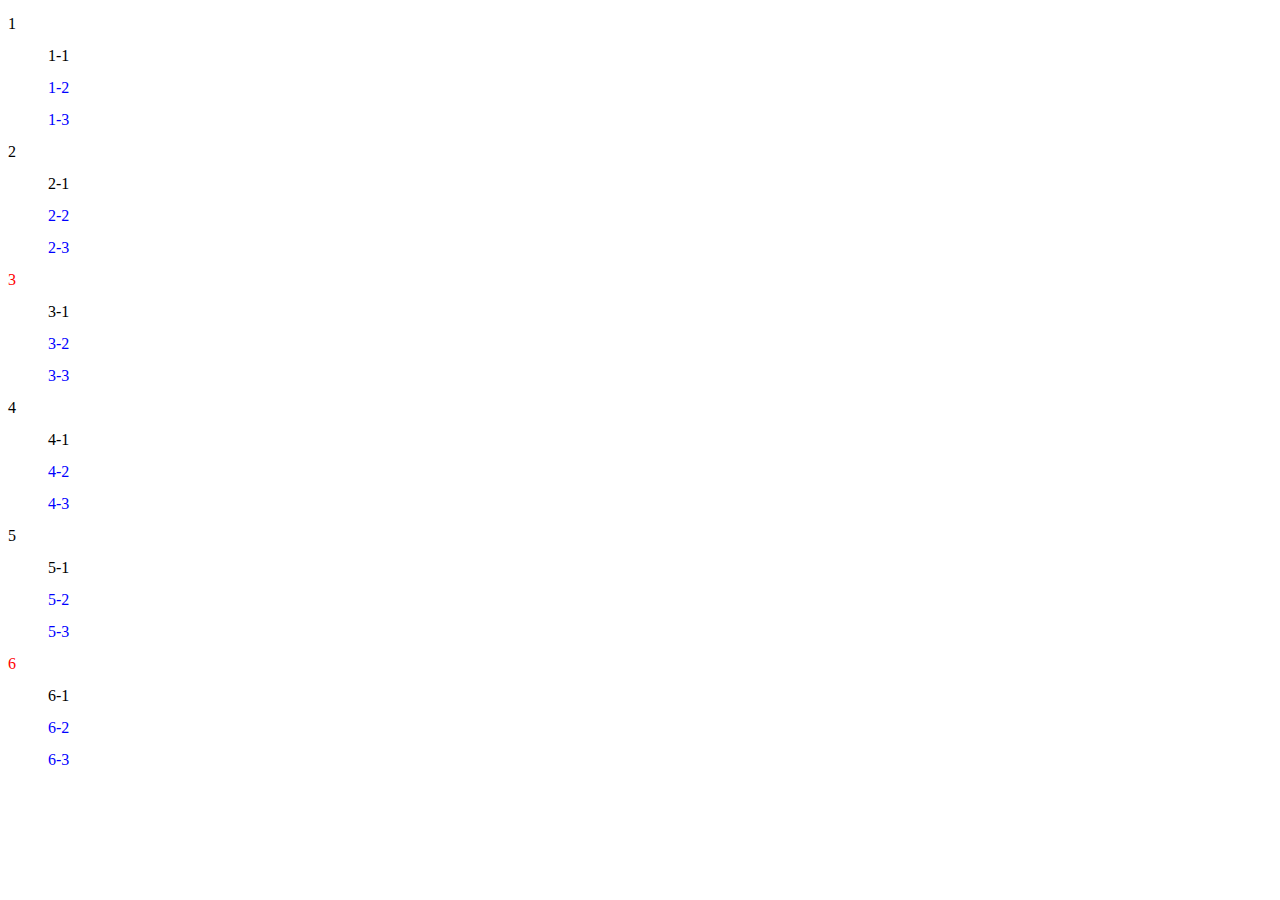
<file: 02/index.html>
<!DOCTYPE html>
<html lang="en">
<head>
    <meta charset="UTF-8">
    <meta http-equiv="X-UA-Compatible" content="IE=edge">
    <meta name="viewport" content="width=device-width, initial-scale=1.0">
    <title>Document</title>
    <link rel="stylesheet" href="style.css">
</head>
<body>
    <div>
        <p class="number__parent">1</p>
        <div>
            <p class="number__child">1-1</p>
            <p class="number__child">1-2</p>
            <p class="number__child">1-3</p>
        </div>
        <p class="number__parent">2</p>
        <div>
            <p class="number__child">2-1</p>
            <p class="number__child">2-2</p>
            <p class="number__child">2-3</p>
        </div>
        <p class="number__parent">3</p>
        <div>
            <p class="number__child">3-1</p>
            <p class="number__child">3-2</p>
            <p class="number__child">3-3</p>
        </div>
        <p class="number__parent">4</p>
        <div>
            <p class="number__child">4-1</p>
            <p class="number__child">4-2</p>
            <p class="number__child">4-3</p>
        </div>
        <p class="number__parent">5</p>
        <div>
            <p class="number__child">5-1</p>
            <p class="number__child">5-2</p>
            <p class="number__child">5-3</p>
        </div>
        <p class="number__parent">6</p>
        <div>
            <p class="number__child">6-1</p>
            <p class="number__child">6-2</p>
            <p class="number__child">6-3</p>
        </div>
    </div>
    
</body>
</html>
</file>
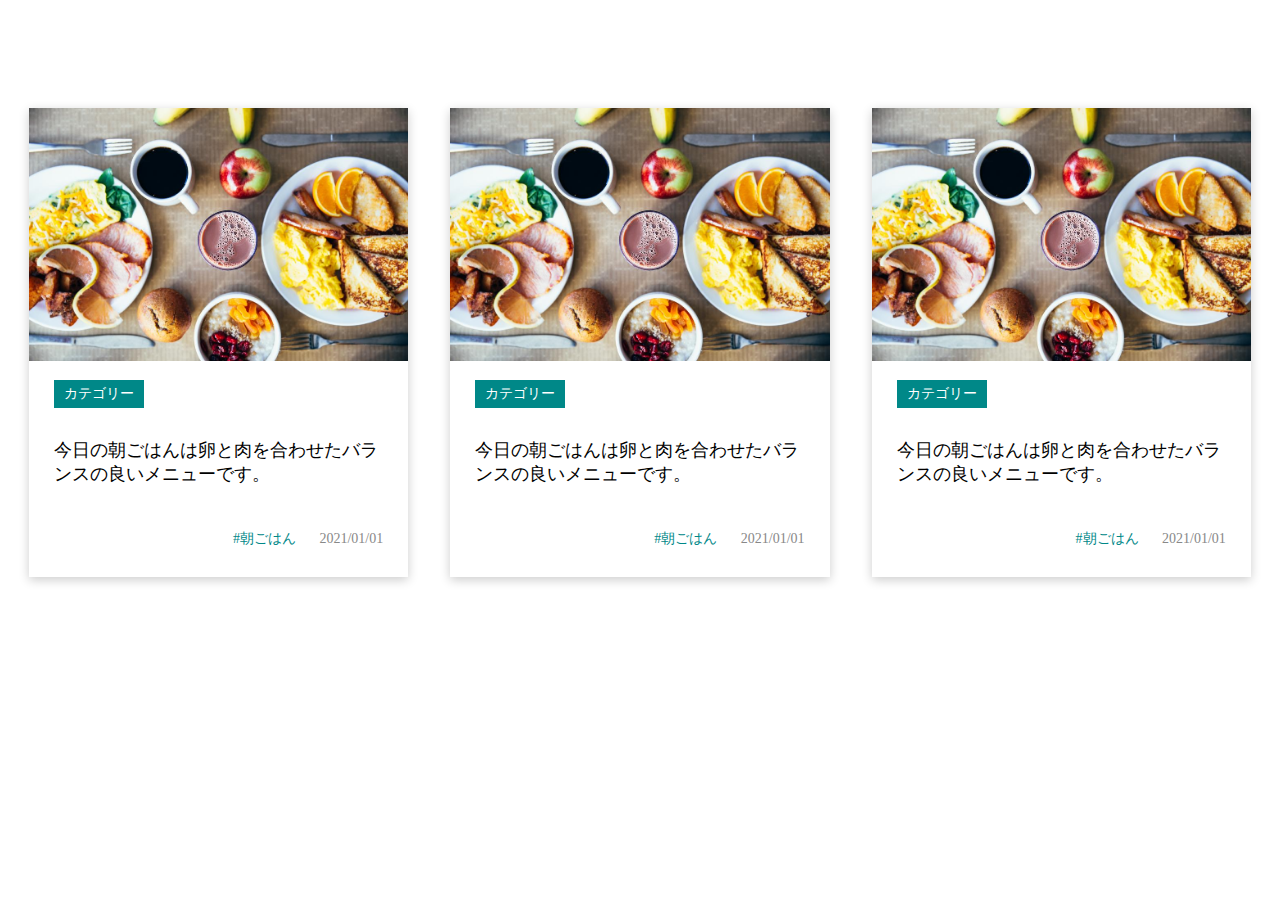
<file: flex/index.html>
<!DOCTYPE html>
<html lang="en">
<head>
    <meta charset="UTF-8">
    <meta http-equiv="X-UA-Compatible" content="IE=edge">
    <meta name="viewport" content="width=device-width, initial-scale=1.0">
    <title>Document</title>
    <link rel="stylesheet" href="style.css">
</head>
<body>
    <div class="parent">
    <div class="card">
        <div class="card__img">
            <img src="img/card.jpg" alt="">
        </div>
        <div class="card__content">
            <div class="card__content-cat">カテゴリー</div>
            <h2 class="card__content-ttl">今日の朝ごはんは卵と肉を合わせたバランスの良いメニューです。</h2>
            <div class="card__content-tag">
                <p class="card__content-tag-item">#朝ごはん</p>
                <p class="card__content-tag-item card__content-tag-item--last">2021/01/01</p>
            </div>
        </div>
    </div>
    <div class="card">
        <div class="card__img">
            <img src="img/card.jpg" alt="">
        </div>
        <div class="card__content">
            <div class="card__content-cat">カテゴリー</div>
            <h2 class="card__content-ttl">今日の朝ごはんは卵と肉を合わせたバランスの良いメニューです。</h2>
            <div class="card__content-tag">
                <p class="card__content-tag-item">#朝ごはん</p>
                <p class="card__content-tag-item card__content-tag-item--last">2021/01/01</p>
            </div>
        </div>
    </div>
    <div class="card">
        <div class="card__img">
            <img src="img/card.jpg" alt="">
        </div>
        <div class="card__content">
            <div class="card__content-cat">カテゴリー</div>
            <h2 class="card__content-ttl">今日の朝ごはんは卵と肉を合わせたバランスの良いメニューです。</h2>
            <div class="card__content-tag">
                <p class="card__content-tag-item">#朝ごはん</p>
                <p class="card__content-tag-item card__content-tag-item--last">2021/01/01</p>
            </div>
        </div>
    </div>
    </div>
</body>
</html>
</file>
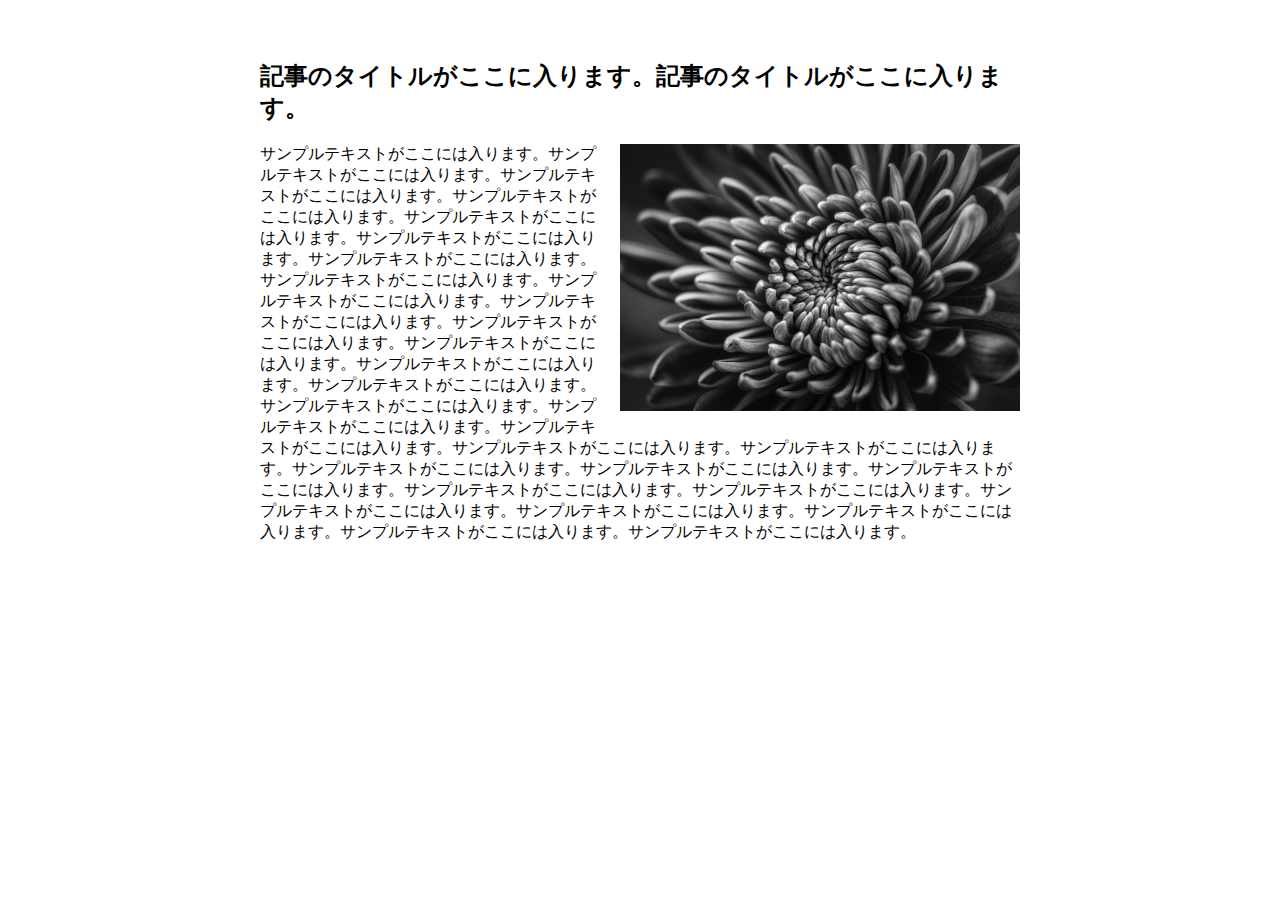
<file: float/index.html>
<!DOCTYPE html>
<html lang="en">
<head>
    <meta charset="UTF-8">
    <meta http-equiv="X-UA-Compatible" content="IE=edge">
    <meta name="viewport" content="width=device-width, initial-scale=1.0">
    <title>Document</title>
    <link rel="stylesheet" href="style.css">
</head>
<body>
    <div class="float">
        <h2>記事のタイトルがここに入ります。記事のタイトルがここに入ります。</h2>
        <div class="float__img">
            <img src="img/about.jpeg" alt="image">
        </div>
        <p>サンプルテキストがここには入ります。サンプルテキストがここには入ります。サンプルテキストがここには入ります。サンプルテキストがここには入ります。サンプルテキストがここには入ります。サンプルテキストがここには入ります。サンプルテキストがここには入ります。サンプルテキストがここには入ります。サンプルテキストがここには入ります。サンプルテキストがここには入ります。サンプルテキストがここには入ります。サンプルテキストがここには入ります。サンプルテキストがここには入ります。サンプルテキストがここには入ります。サンプルテキストがここには入ります。サンプルテキストがここには入ります。サンプルテキストがここには入ります。サンプルテキストがここには入ります。サンプルテキストがここには入ります。サンプルテキストがここには入ります。サンプルテキストがここには入ります。サンプルテキストがここには入ります。サンプルテキストがここには入ります。サンプルテキストがここには入ります。サンプルテキストがここには入ります。サンプルテキストがここには入ります。サンプルテキストがここには入ります。サンプルテキストがここには入ります。サンプルテキストがここには入ります。</p>
    </div>
    
</body>
</html>
</file>
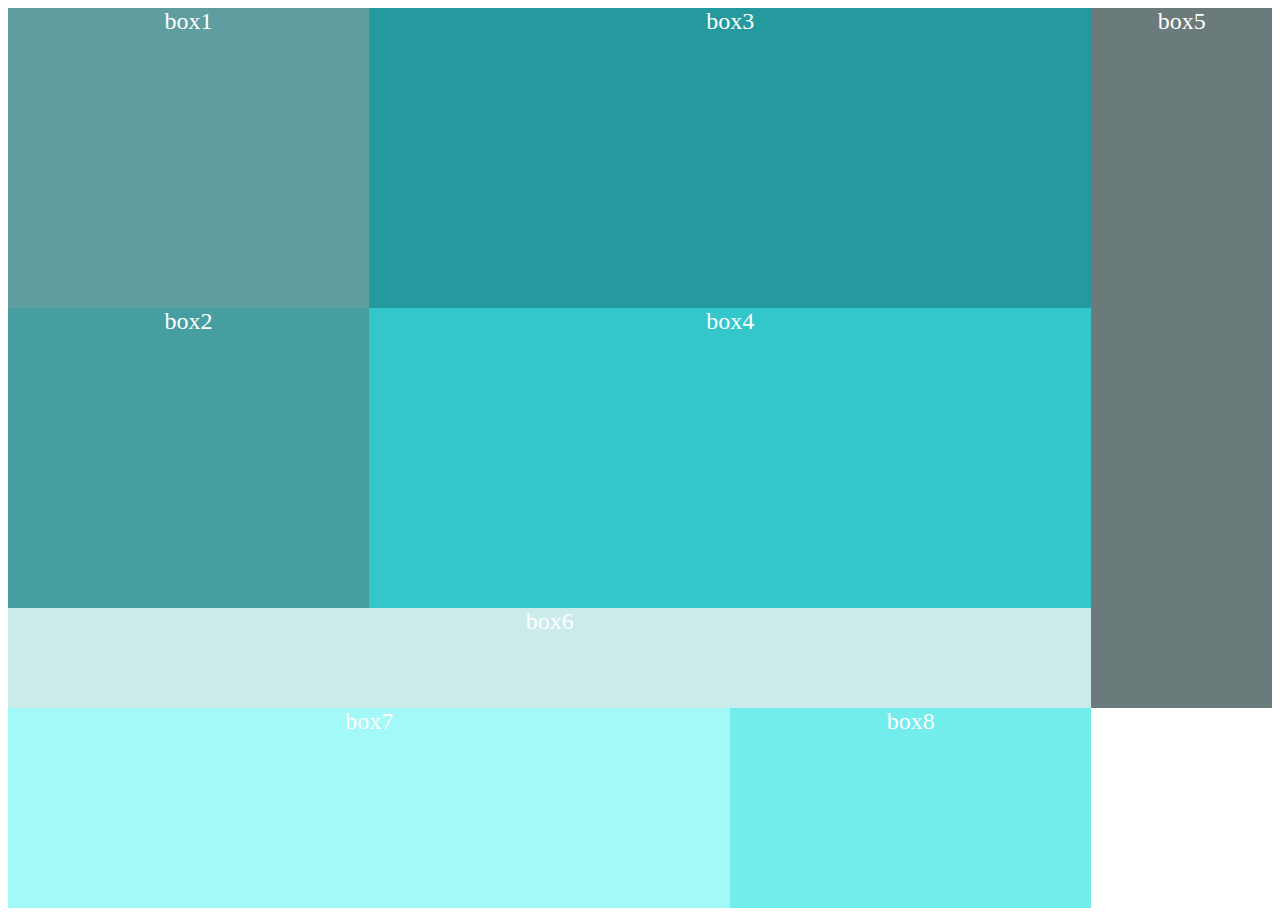
<file: grid/index.html>
<!DOCTYPE html>
<html lang="en">
<head>
    <meta charset="UTF-8">
    <meta http-equiv="X-UA-Compatible" content="IE=edge">
    <meta name="viewport" content="width=device-width, initial-scale=1.0">
    <title>Document</title>
    <link rel="stylesheet" href="style.css">
</head>
<body>
    <div class="grid">
        <div class="box1">box1</div>
        <div class="box2">box2</div>
        <div class="box3">box3</div>
        <div class="box4">box4</div>
        <div class="box5">box5</div>
        <div class="box6">box6</div>
        <div class="box7">box7</div>
        <div class="box8">box8</div>
    </div>
</body>
</html>
</file>
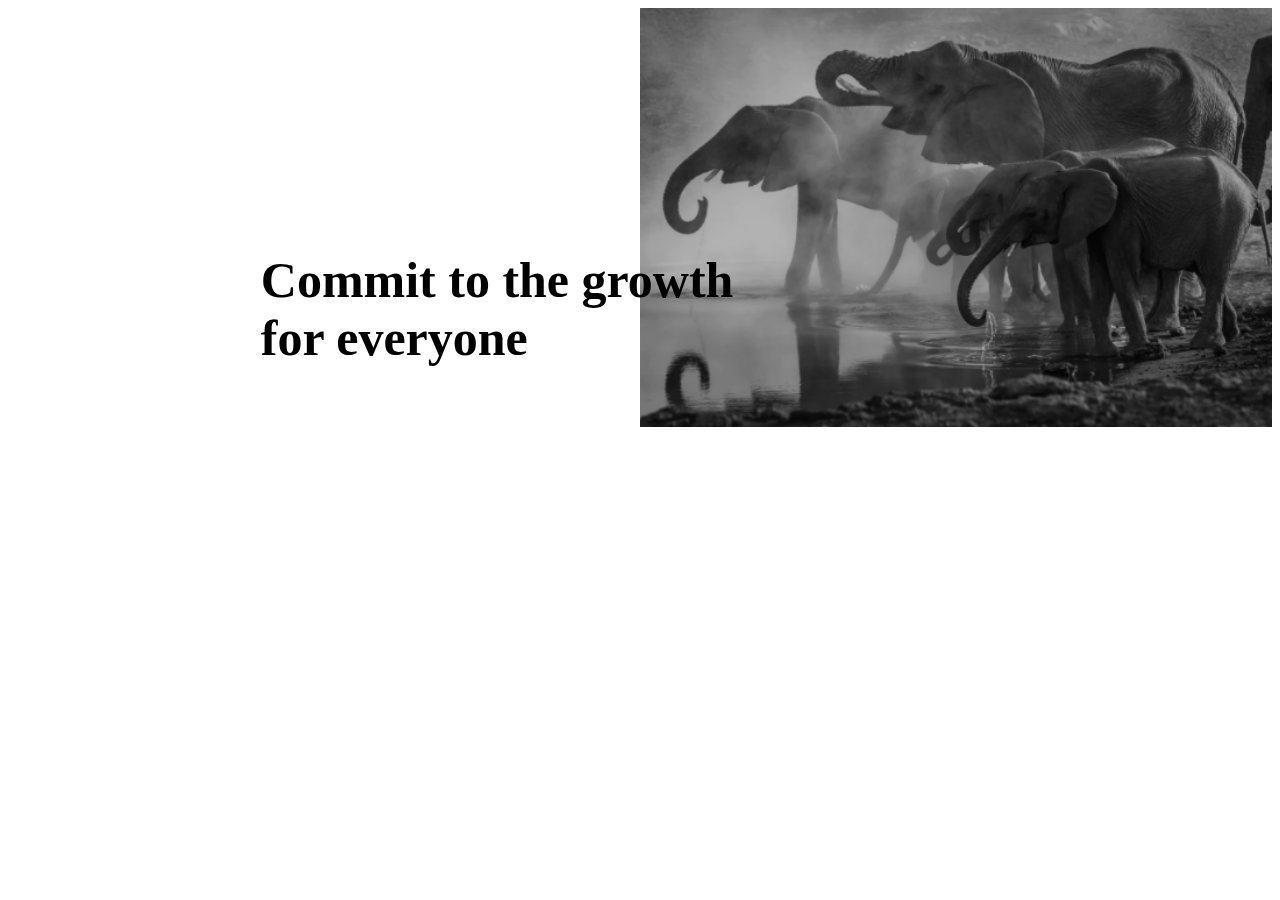
<file: position/index.html>
<!DOCTYPE html>
<html lang="en">
<head>
    <meta charset="UTF-8">
    <meta http-equiv="X-UA-Compatible" content="IE=edge">
    <meta name="viewport" content="width=device-width, initial-scale=1.0">
    <title>Document</title>
    <link rel="stylesheet" href="style.css">
</head>
<body>
    <div class="relative">
        <img class="relative__img" src="img/elephant.png" alt="">
        <h1 class="absolute">Commit to the growth <br>for everyone</h1>
    </div>
</body>
</html>
</file>
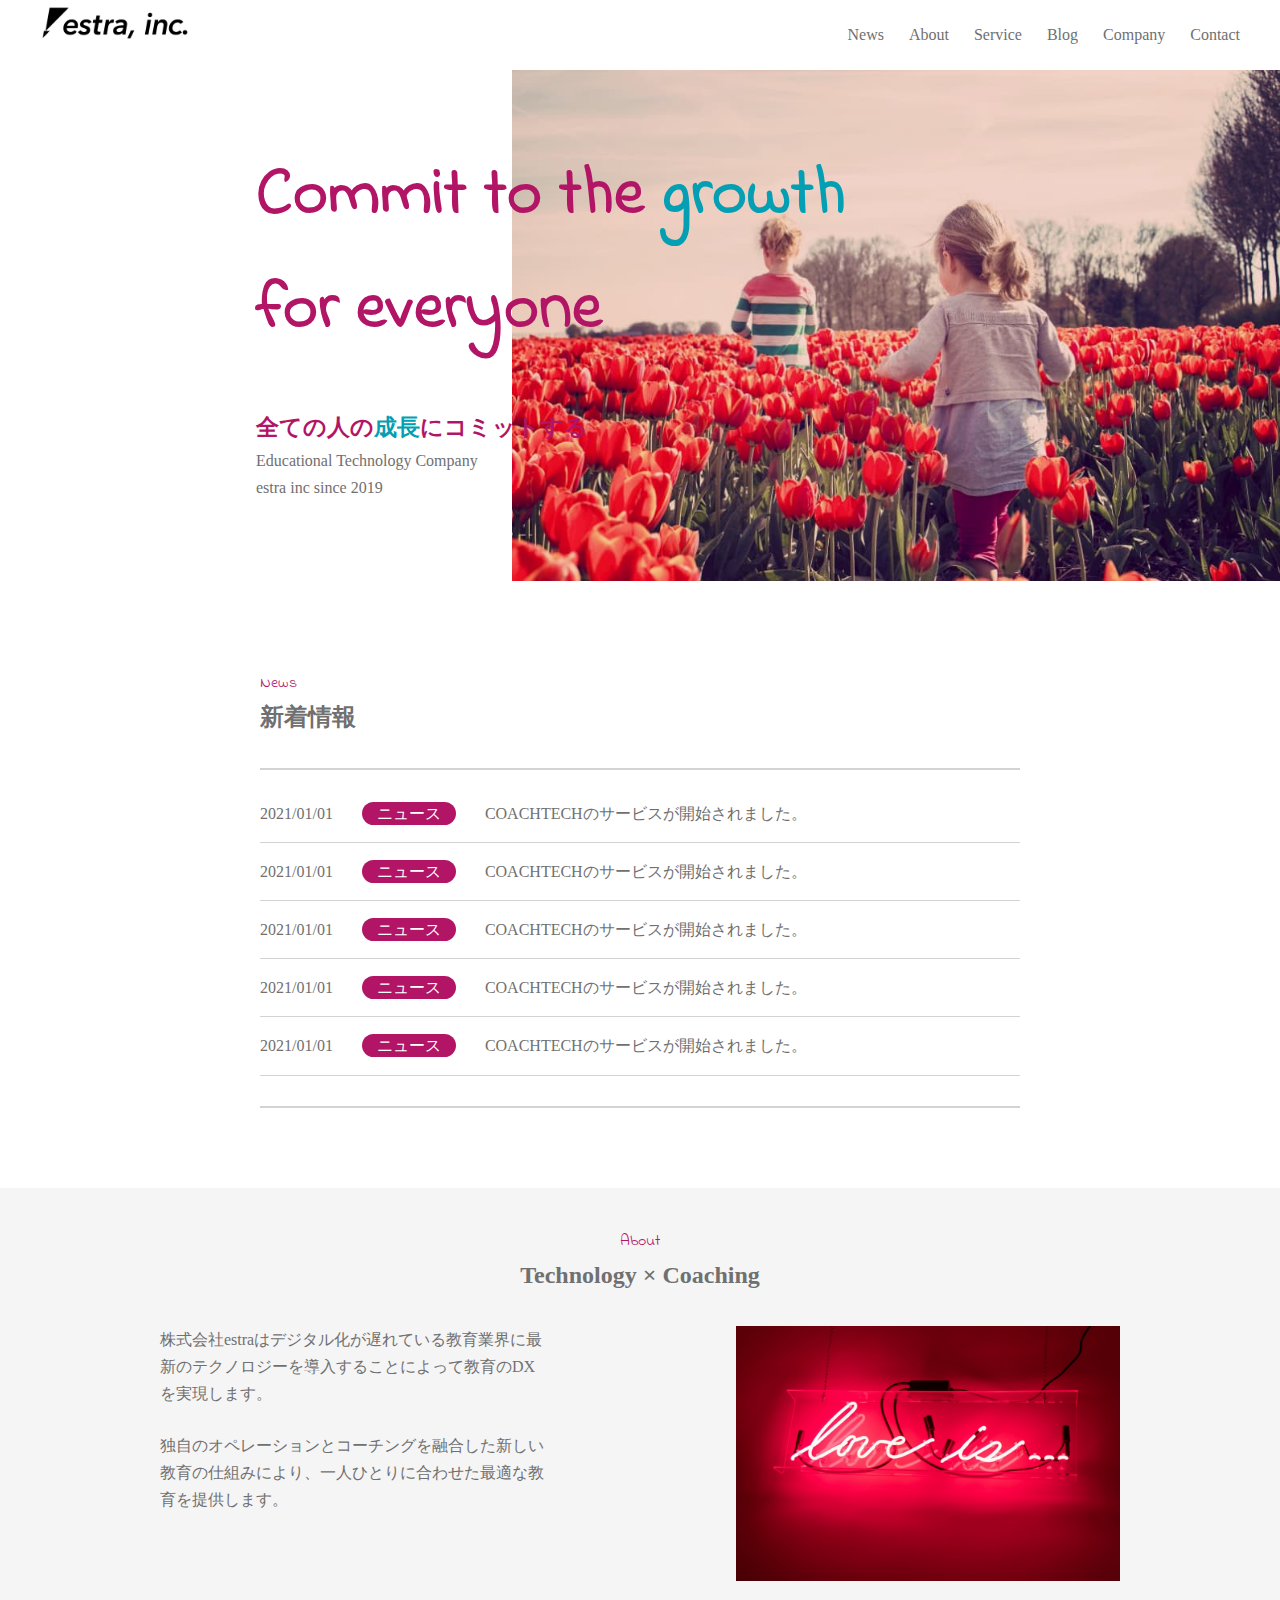
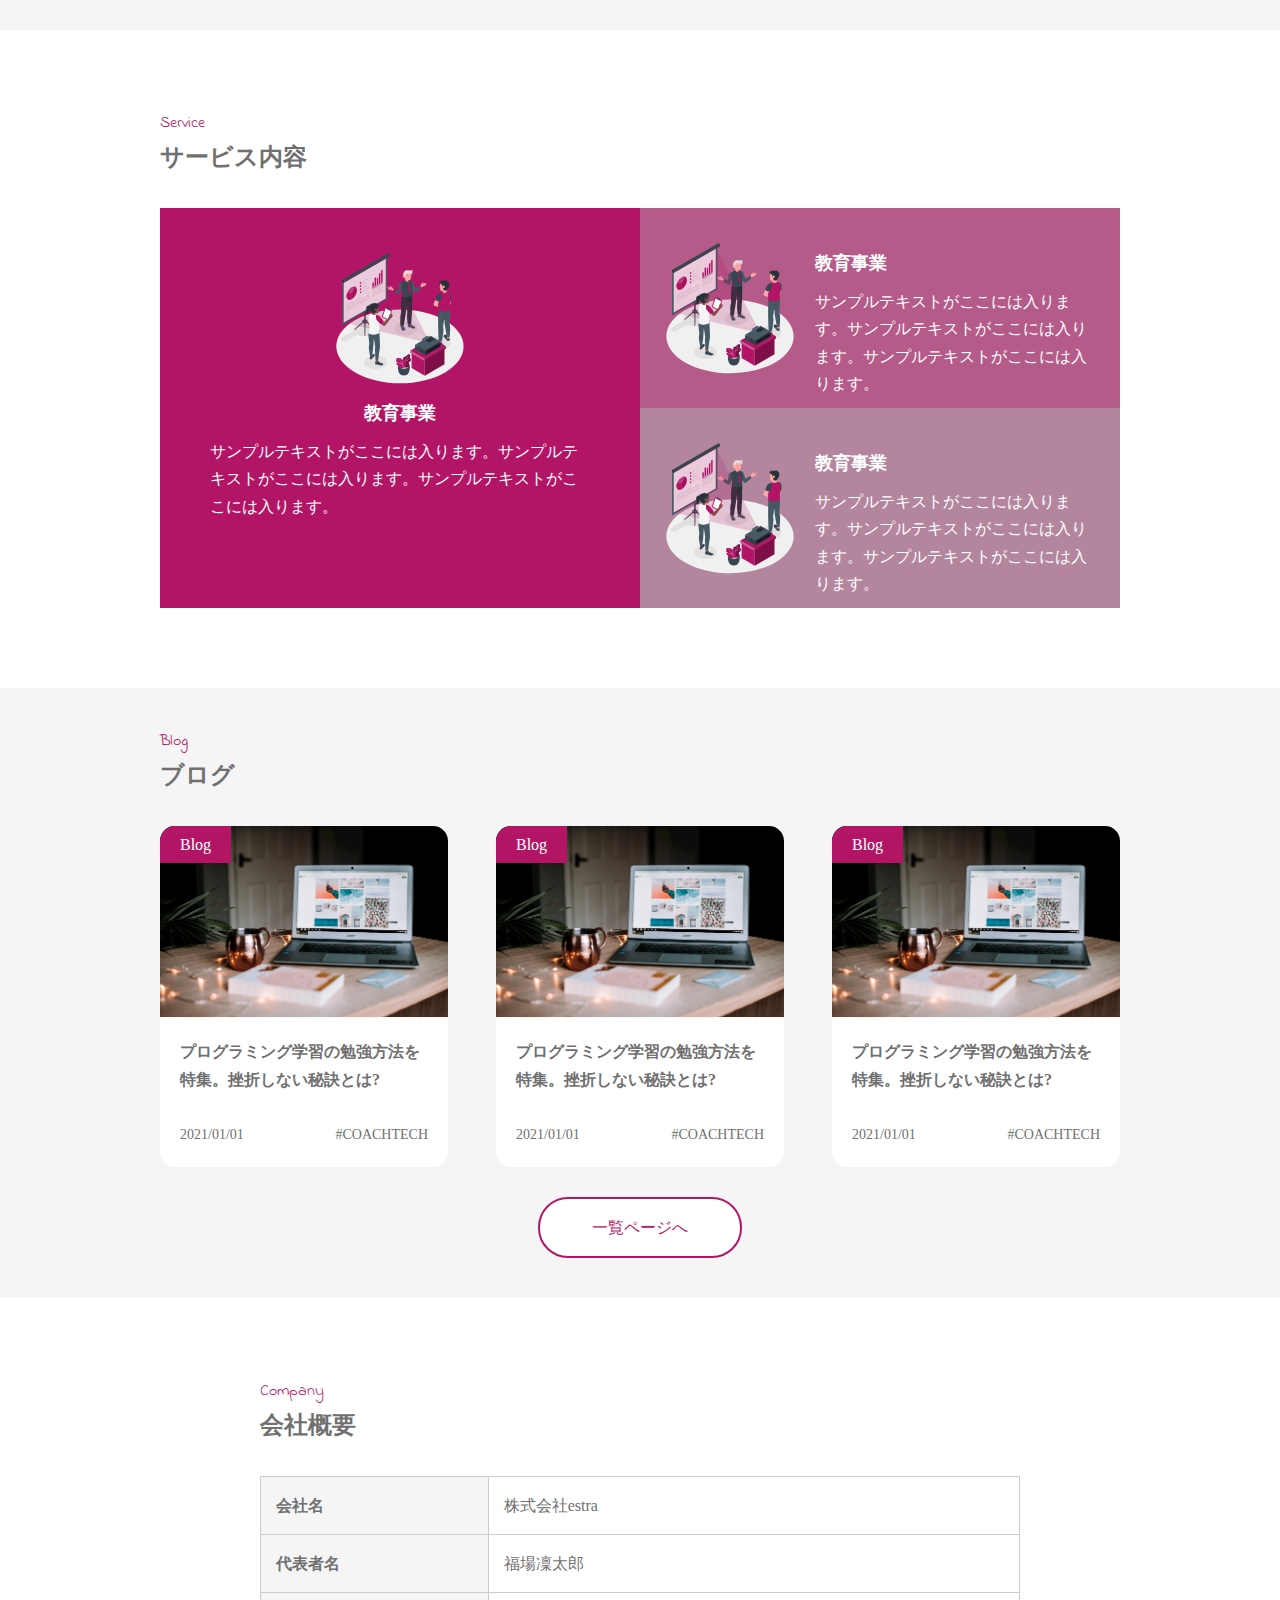
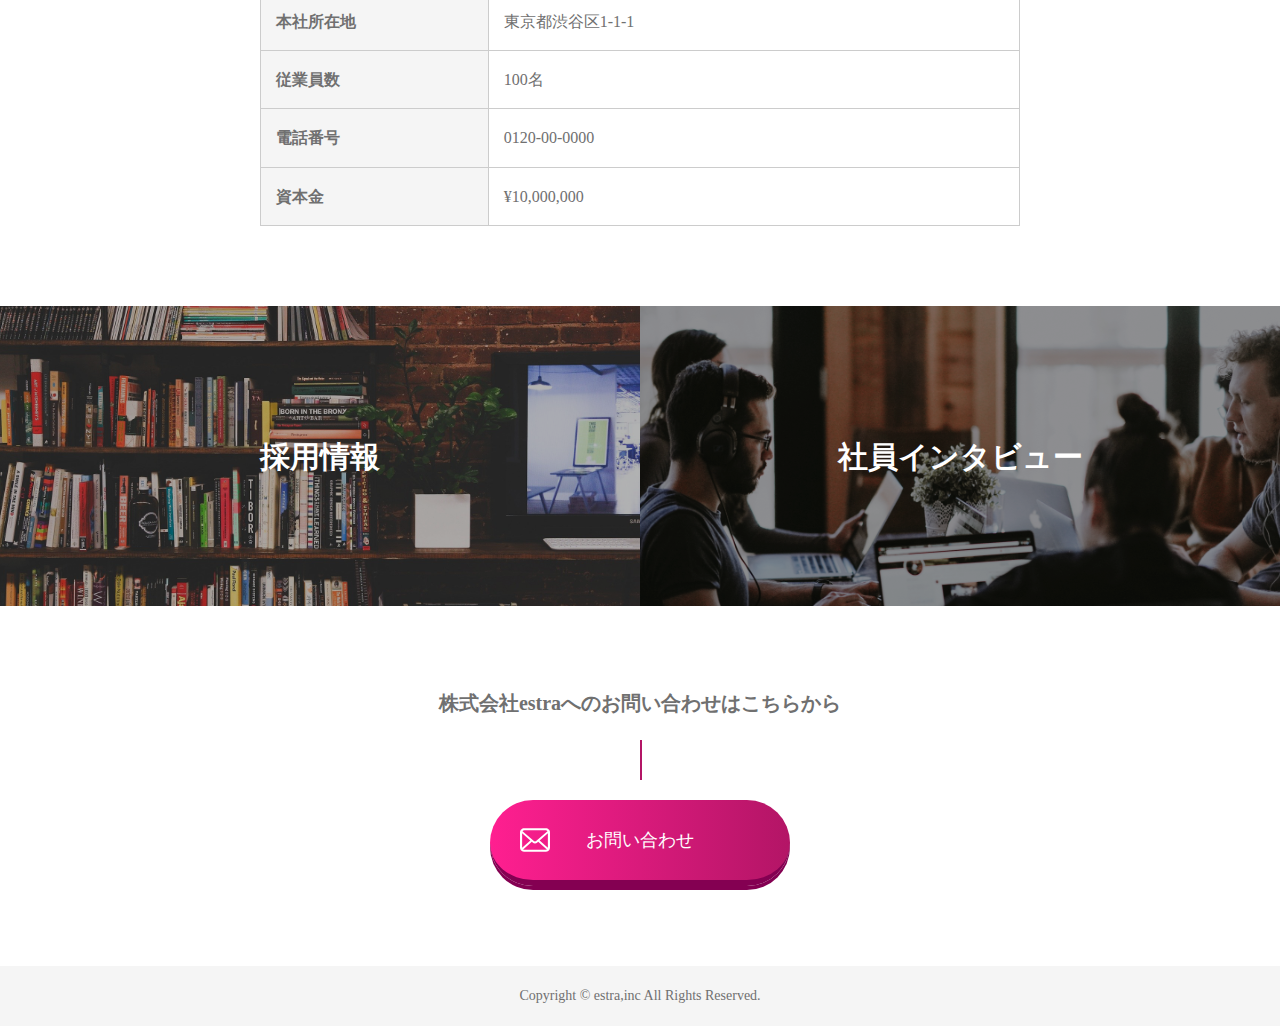
<file: test-answer/静的Webデザイン演習問題/index.html>
<!DOCTYPE html>
<html lang="jp">
<head>
    <meta charset="UTF-8">
    <meta name="viewport" content="width=device-width, initial-scale=1.0">
    <link rel="stylesheet" href="css/reset.css">
    <link rel="stylesheet" href="css/style.css">
    <title>CSS演習問題</title>
    <link rel="preconnect" href="https://fonts.gstatic.com">
    <link href="https://fonts.googleapis.com/css2?family=Indie+Flower&display=swap" rel="stylesheet">
</head>
<body>
    <header class="header flex__item">
        <div class="header__logo">
            <img src="img/estra_logo.png" alt="">
        </div>
        <nav class="header__nav">
            <ul class="header__nav-list flex__item">
                <li>
                    <a href="" class="header__nav-list-link">News</a>
                </li>
                <li>
                    <a href="" class="header__nav-list-link">About</a>
                </li>
                <li>
                    <a href="" class="header__nav-list-link">Service</a>
                </li>
                <li>
                    <a href="" class="header__nav-list-link">Blog</a>
                </li>
                <li>
                    <a href="" class="header__nav-list-link">Company</a>
                </li>
                <li>
                    <a href="" class="header__nav-list-link">Contact</a>
                </li>
            </ul>
        </nav>
    </header>
    <main>
        <div class="firstview">
            <div class="firstview__eyecatch"><img src="img/firstview.jpg" alt=""></div>
            <div class="firstview__content">
                <h1 class="firstview__content-eyecatch">
                    Commit to the <span class="change__clr">growth</span><br>for everyone
                </h1>
                <p class="firstview__content-sub-copy">全ての人の<span class="change__clr">成長</span>にコミットする</p>
                <p class="firstview__content-txt">Educational Technology Company<br>estra inc since 2019</p>
            </div>
        </div>

        <div id="news" class="small-container">
            <p class="common__sub-ttl">News</p>
            <h2 class="common__ttl">新着情報</h2>
            <ul class="news__list">
                <li>
                    <a class="news__list-link" href="">
                        <span class="news__list-data">2021/01/01</span>
                        <span class="news__list-cat">ニュース</span>
                        <span class="news__list-detail">COACHTECHのサービスが開始されました。</span>
                    </a>
                </li>
                <li>
                    <a class="news__list-link" href="">
                        <span class="news__list-data">2021/01/01</span>
                        <span class="news__list-cat">ニュース</span>
                        <span class="news__list-detail">COACHTECHのサービスが開始されました。</span>
                    </a>
                </li>
                <li>
                    <a class="news__list-link" href="">
                        <span class="news__list-data">2021/01/01</span>
                        <span class="news__list-cat">ニュース</span>
                        <span class="news__list-detail">COACHTECHのサービスが開始されました。</span>
                    </a>
                </li>
                <li>
                    <a class="news__list-link" href="">
                        <span class="news__list-data">2021/01/01</span>
                        <span class="news__list-cat">ニュース</span>
                        <span class="news__list-detail">COACHTECHのサービスが開始されました。</span>
                    </a>
                </li>
                <li>
                    <a class="news__list-link" href="">
                        <span class="news__list-data">2021/01/01</span>
                        <span class="news__list-cat">ニュース</span>
                        <span class="news__list-detail">COACHTECHのサービスが開始されました。</span>
                    </a>
                </li>
                
            </ul>
        </div>

        <div id="about">
            <div class="container">
                <p class="common__sub-ttl">About</p>
                <h2 class="common__ttl">Technology × Coaching</h2>
                <div class="flex__item about__item">
                    <p class="about__item-txt"><span>株式会社estraはデジタル化が遅れている教育業界に最新のテクノロジーを導入することによって教育のDXを実現します。</span>独自のオペレーションとコーチングを融合した新しい教育の仕組みにより、一人ひとりに合わせた最適な教育を提供します。</p>
                    <div class="about__item-img"><img src="img/about.jpg" alt=""></div>
                </div>
            </div>
        </div>

        <div id="service" class="container">
            <p class="common__sub-ttl">Service</p>
            <h2 class="common__ttl">サービス内容</h2>
            <div class="service-wrap">
                <div class="service-wrap__item--first">
                    <img src="img/service__first.svg" alt="">
                    <h3 class="service-wrap__item-content-ttl">教育事業</h3>
                    <p>サンプルテキストがここには入ります。サンプルテキストがここには入ります。サンプルテキストがここには入ります。</p>
                </div>
                <div class="service-wrap__item service-wrap__item--second">
                    <img src="img/service__first.svg" alt="">
                    <div class="service-wrap__item-content">
                        <h3 class="service-wrap__item-content-ttl">教育事業</h3>
                        <p>サンプルテキストがここには入ります。サンプルテキストがここには入ります。サンプルテキストがここには入ります。</p>
                    </div>
                </div>
                <div class="service-wrap__item service-wrap__item--third">
                    <img src="img/service__first.svg" alt="">
                    <div class="service-wrap__item-content">
                        <h3 class="service-wrap__item-content-ttl">教育事業</h3>
                        <p>サンプルテキストがここには入ります。サンプルテキストがここには入ります。サンプルテキストがここには入ります。</p>
                    </div>
                </div>
            </div>
        </div>

        <div id="blog">
            <div class="container">
                <p class="common__sub-ttl">Blog</p>
                <h2 class="common__ttl">ブログ</h2>
                <div class="flex__item blog-wrap">
                    <a class="blog-wrap__item" href="">
                        <img src="img/blog__first.jpg" alt="" class="blog-wrap__item-eyecatch">
                        <span class="blog-wrap__item-cat">Blog</span>

                        <div class="blog-wrap__item-content">
                            <h3 class="blog-wrap__item-content-ttl">プログラミング学習の勉強方法を特集。挫折しない秘訣とは?</h3>
                            <ul class="flex__item">
                                <li class="blog-wrap__item-content-tag">2021/01/01</li>
                                <li class="blog-wrap__item-content-tag">#COACHTECH</li>
                            </ul>
                        </div>
                    </a>
                    <a class="blog-wrap__item" href="">
                        <img src="img/blog__first.jpg" alt="" class="blog-wrap__item-eyecatch">
                        <span class="blog-wrap__item-cat">Blog</span>
                    
                        <div class="blog-wrap__item-content">
                            <h3 class="blog-wrap__item-content-ttl">プログラミング学習の勉強方法を特集。挫折しない秘訣とは?</h3>
                            <ul class="flex__item">
                                <li class="blog-wrap__item-content-tag">2021/01/01</li>
                                <li class="blog-wrap__item-content-tag">#COACHTECH</li>
                            </ul>
                        </div>
                    </a>
                    <a class="blog-wrap__item" href="">
                        <img src="img/blog__first.jpg" alt="" class="blog-wrap__item-eyecatch">
                        <span class="blog-wrap__item-cat">Blog</span>
                    
                        <div class="blog-wrap__item-content">
                            <h3 class="blog-wrap__item-content-ttl">プログラミング学習の勉強方法を特集。挫折しない秘訣とは?</h3>
                            <ul class="flex__item">
                                <li class="blog-wrap__item-content-tag">2021/01/01</li>
                                <li class="blog-wrap__item-content-tag">#COACHTECH</li>
                            </ul>
                        </div>
                    </a>
                    
                </div>
                <a href="" class="blog__link">一覧ページへ</a>
            </div>
        </div>

        <div id="company" class="small-container">
            <p class="common__sub-ttl txt__ctr">Company</p>
            <h2 class="common__ttl txt__ctr">会社概要</h2>
            <table class="company-table">
                <tr>
                    <th class="company-table__th">会社名</th>
                    <td class="company-table__td">株式会社estra</td>
                </tr>
                <tr>
                    <th class="company-table__th">代表者名</th>
                    <td class="company-table__td">福場凜太郎</td>
                </tr>
                <tr>
                    <th class="company-table__th">本社所在地</th>
                    <td class="company-table__td">東京都渋谷区1-1-1</td>
                </tr>
                <tr>
                    <th class="company-table__th">従業員数</th>
                    <td class="company-table__td">100名</td>
                </tr>
                <tr>
                    <th class="company-table__th">電話番号</th>
                    <td class="company-table__td">0120-00-0000</td>
                </tr>
                <tr>
                    <th class="company-table__th">資本金</th>
                    <td class="company-table__td">¥10,000,000</td>
                </tr>
            </table>
        </div>

        <div id="recruit">
            <div class="flex__item">
                <a class="recruit__item recruit__item--first" href="">
                    <h2 class="recruit__item-ttl">採用情報</h2>
                </a>
                <a class="recruit__item recruit__item--second" href="">
                    <h2 class="recruit__item-ttl">社員インタビュー</h2>
                </a>
            </div>
        </div>

        <div id="contact">
            <h2 class="contact__ttl">株式会社estraへのお問い合わせはこちらから</h2>
            <a href="" class="contact__btn">お問い合わせ</a>
        </div>
    </main>
    <footer class="footer">
        <p>Copyright © estra,inc All Rights Reserved.</p>
    </footer>
</body>
</html>
</file>
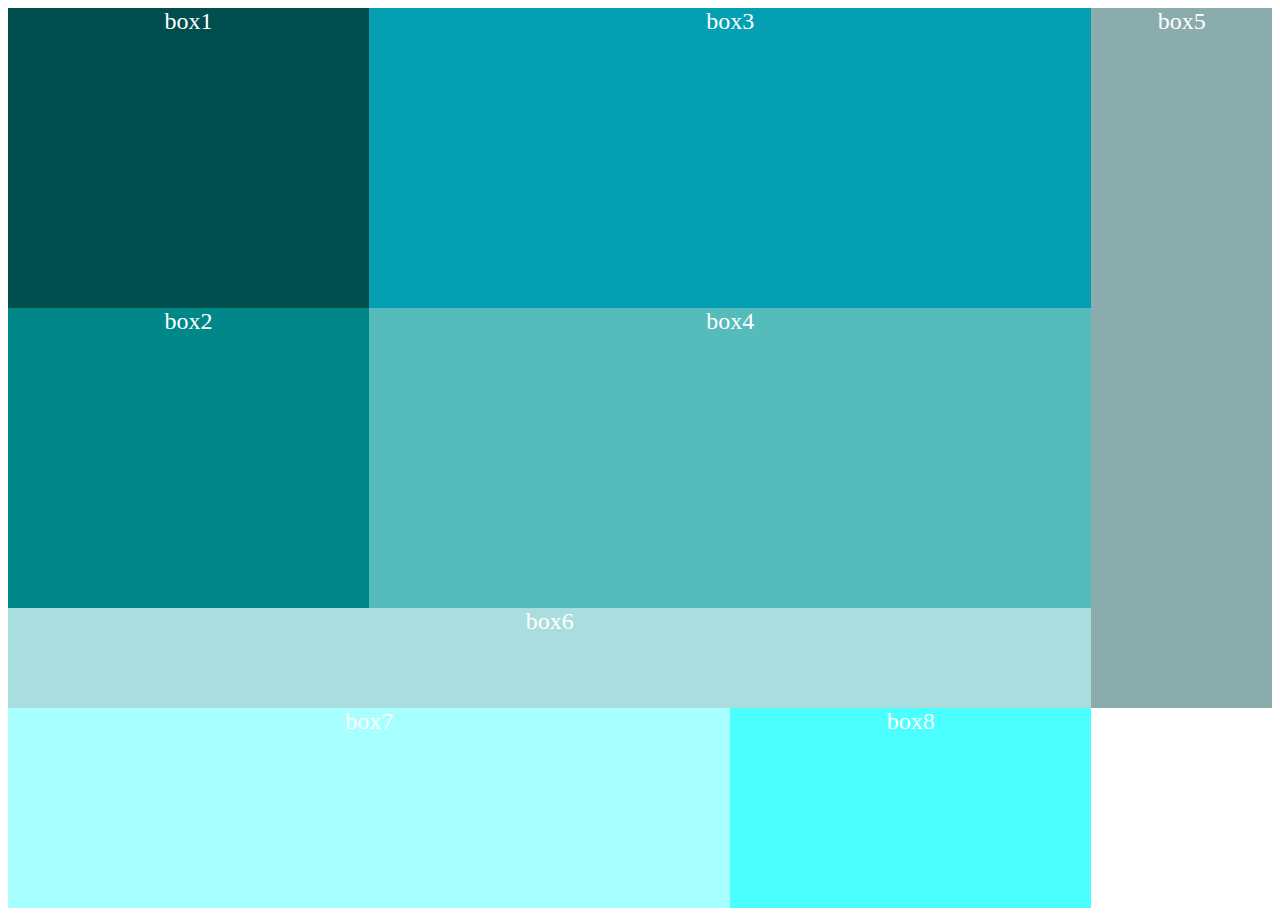
<file: grid/answer.html>
<!DOCTYPE html>
<html lang="en">
<head>
    <meta charset="UTF-8">
    <meta http-equiv="X-UA-Compatible" content="IE=edge">
    <meta name="viewport" content="width=device-width, initial-scale=1.0">
    <title>Document</title>
    <link rel="stylesheet" href="answer.css">
</head>
<body>
    <div class="grid__parent">
        <div class="box1">box1</div>
        <div class="box2">box2</div>
        <div class="box3">box3</div>
        <div class="box4">box4</div>
        <div class="box5">box5</div>
        <div class="box6">box6</div>
        <div class="box7">box7</div>
        <div class="box8">box8</div>
    </div>
</body>
</html>
</file>
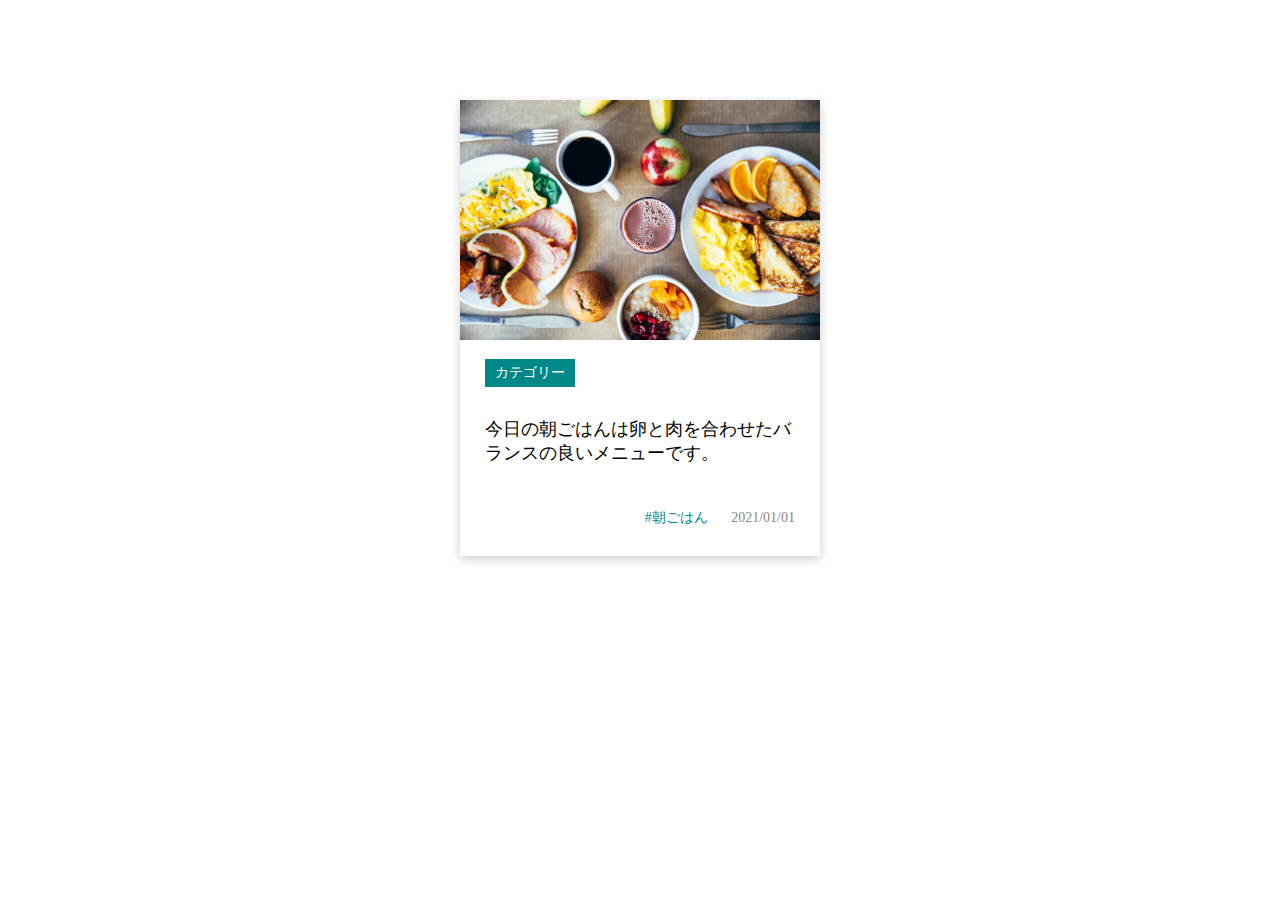
<file: practice/answer2.html>
<!DOCTYPE html>
<html lang="en">
<head>
    <meta charset="UTF-8">
    <meta http-equiv="X-UA-Compatible" content="IE=edge">
    <meta name="viewport" content="width=device-width, initial-scale=1.0">
    <title>Document</title>
    <link rel="stylesheet" href="answer2.css">
</head>
<body>
    <div class="card">
        <div class="card__img">
            <img src="img/card.jpg" alt="">
        </div>
        <div class="card__content">
            <div class="card__content-cat">カテゴリー</div>
            <h2 class="card__content-ttl">今日の朝ごはんは卵と肉を合わせたバランスの良いメニューです。</h2>
            <div class="card__content-tag">
                <p class="card__content-tag-item">#朝ごはん</p>
                <p class="card__content-tag-item card__content-tag-item--last">2021/01/01</p>
            </div>
        </div>
    </div>
</body>
</html>
</file>
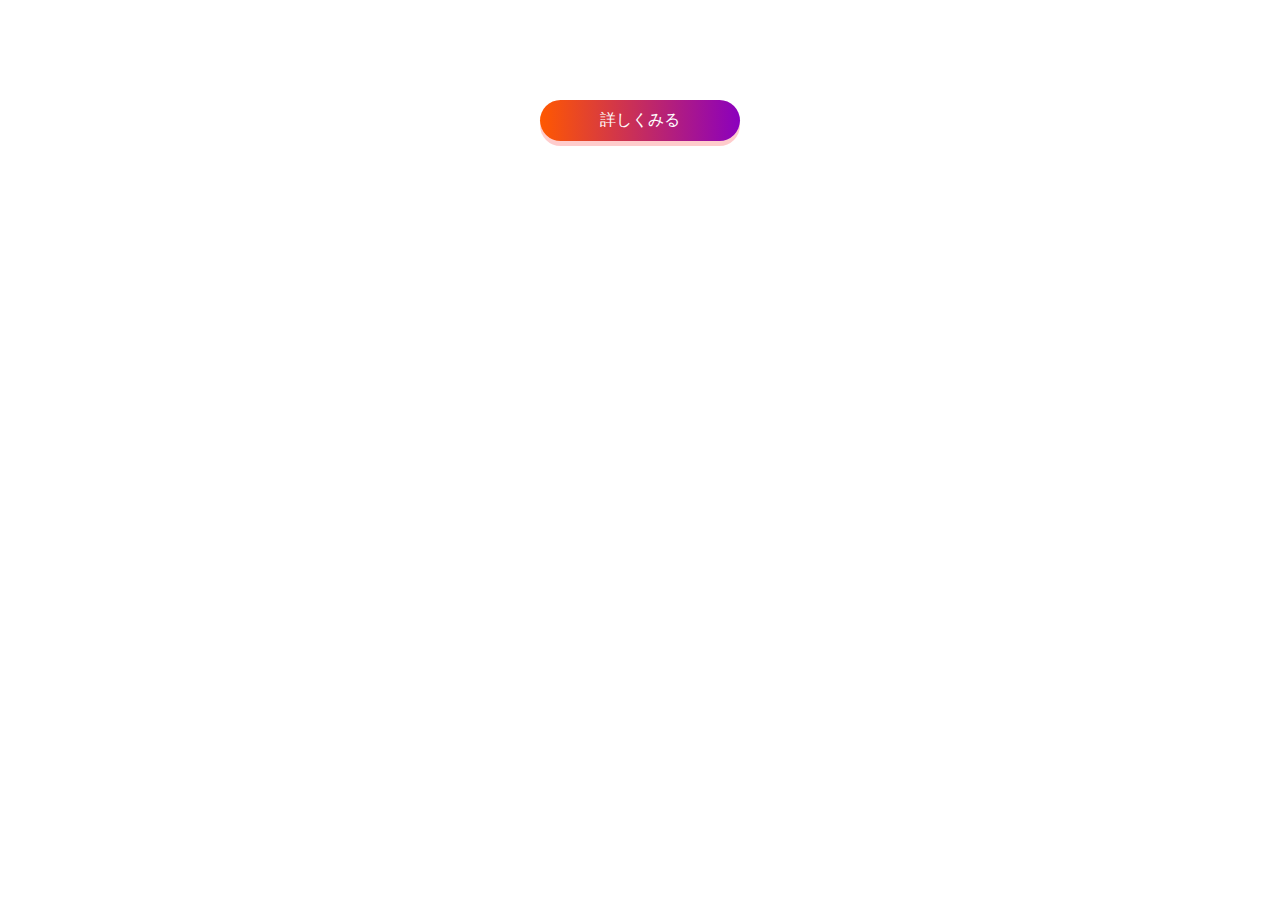
<file: practice/practice.html>
<!DOCTYPE html>
<html lang="en">
<head>
    <meta charset="UTF-8">
    <meta http-equiv="X-UA-Compatible" content="IE=edge">
    <meta name="viewport" content="width=device-width, initial-scale=1.0">
    <title>Document</title>
    <link rel="stylesheet" href="style.css">
</head>
<body>
    <a>詳しくみる</a>
</body>
</html>
</file>
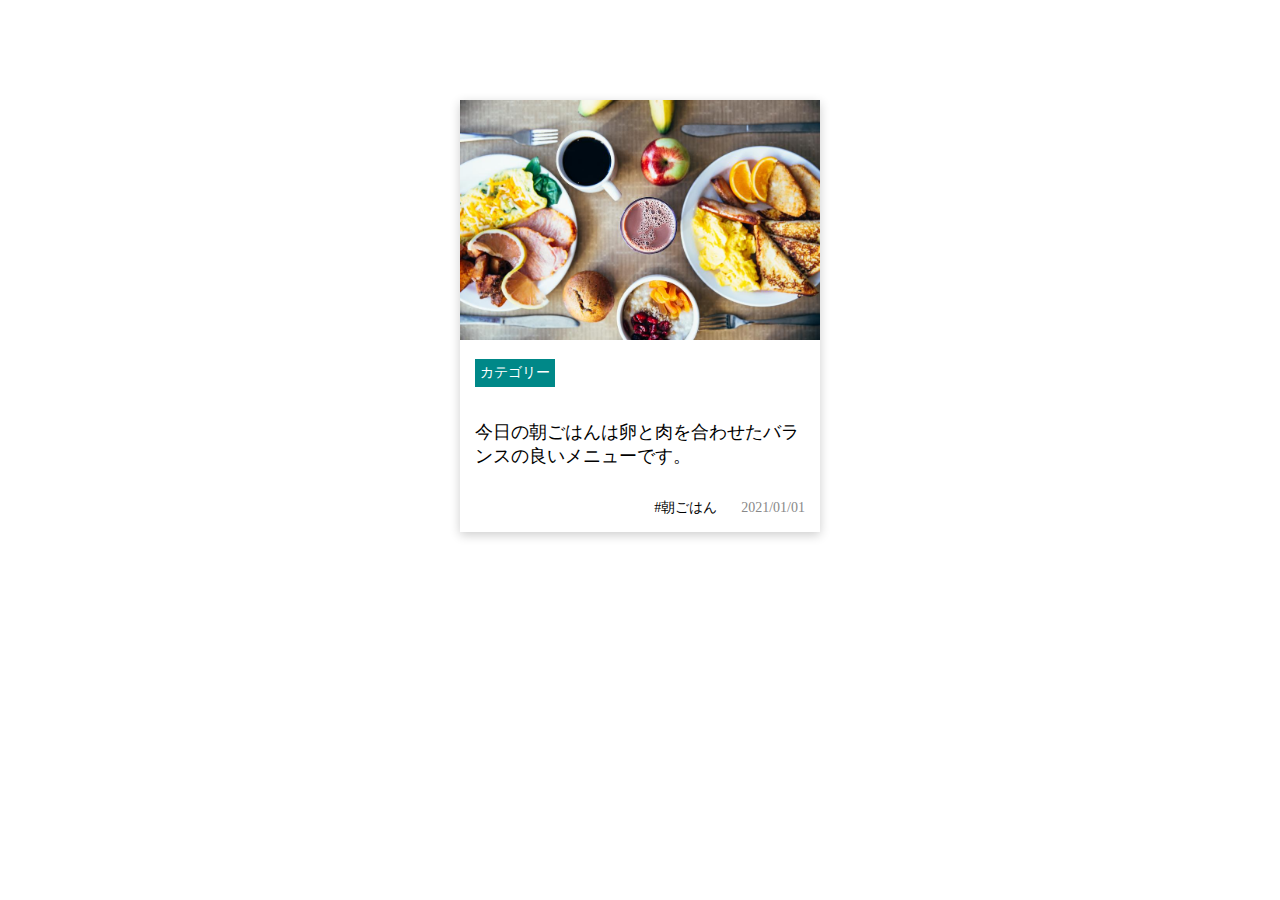
<file: practice/practice2.html>
<!DOCTYPE html>
<html lang="en">
<head>
    <meta charset="UTF-8">
    <meta http-equiv="X-UA-Compatible" content="IE=edge">
    <meta name="viewport" content="width=device-width, initial-scale=1.0">
    <title>Document</title>
    <link rel="stylesheet" href="style2.css">
</head>
<body>
    <div class="card">
        <img src="img/card.jpg" alt="food-image">
        <div class="card-sub">
            <span class="category">カテゴリー</span>
            <p class="main-text">今日の朝ごはんは卵と肉を合わせたバランスの良いメニューです。</p>
            <div class="card-tag">
                <span class="hashtag">#朝ごはん</span>
                <span class="date">2021/01/01</span>
            </div>
        </div>
    </div>
</body>
</html>
</file>
<file: 02/style.css>
* {
    line-height: 1;
  }
  
  .number__child {
    padding-left: 40px;
  }
  
  .number__parent:nth-of-type(3n) {
    color: red;
  }
  
  .number__child:nth-of-type(n + 2) {
    color: blue;
  }
</file>
<file: flex/style.css>
.card {
    width: 30%;
    margin: 100px auto 0;
    box-shadow: 0px 3px 10px rgba(0, 0, 0, 0.2);
  }
  
  .card__img img {
    width: 100%;
  }
  
  .card__content {
    padding: 15px 25px;
  }
  
  .card__content-ttl {
    font-size: 18px;
    margin-bottom: 30px;
    font-weight: 400;
  }
  
  .card__content-cat {
    padding: 5px 10px;
    background: #008888;
    margin-bottom: 15px;
    display: inline-block;
    /* 要素の文字数に応じて幅が変更されるためにinline-blockを指定 */
    color: #fff;
    font-size: 14px;
  }
  
  .card__content-tag {
    font-size: 14px;
    text-align: right;
    /* 親要素にtext-alignを適用すると子要素のinline-block要素に適応される */
  }
  
  .card__content-tag-item {
    display: inline-block;
    /* 横並びにするためにinline-blockを指定 */
    color: #008888;
  }
  
  .card__content-tag-item--last {
    display: inline-block;
    /* 横並びにするためにinline-blockを指定 */
    margin-left: 20px;
    color: #888888;
  }

.parent{
    display: flex;
    justify-content: space-around;
}
</file>
<file: float/style.css>
.float{
    width: 760px;
    margin: 60px auto;
}

h2{
    font-size: 24px;
}

.float__img{
    width: 400px;
    float: right;
    margin: 0 0 20px 20px;
}

img{
    width: 100%;
}
</file>
<file: grid/style.css>
.grid {
    display: grid;
    grid-template-rows: 300px 300px 100px 200px;
    grid-template-columns: 2fr 2fr 2fr 1fr;
}

.grid div {
    text-align: center;
    font-size: 24px;
    color: #fff;
}

.box1{
    grid-row: 1/2;
    grid-column: 1/2;
    background: cadetblue;
}

.box2{
    grid-row: 2/3;
    grid-column: 1/2;
    background: rgb(71, 158, 161);
}

.box3{
    grid-row: 1/2;
    grid-column: 2/4;
    background: rgb(36, 154, 158);
}

.box4{
    grid-row: 2/3;
    grid-column: 2/4;
    background: rgb(51, 199, 204);
}

.box5{
    grid-row: 1/4;
    grid-column: 4/5;
    background: rgb(107, 122, 122);
}

.box6{
    grid-row: 3/4;
    grid-column: 1/4;
    background: rgb(203, 235, 235);
}

.box7{
    grid-row: 4/5;
    grid-column: 1/3;
    background: rgb(163, 248, 248);
}

.box8{
    grid-row: 4/5;
    grid-column: 3/4;
    background: rgb(115, 236, 236);
}
</file>
<file: position/style.css>
.relative {
    position: relative;
  }
  
  .relative__img {
    margin: 0 0 0 auto;
    display: block;
    width: 50%;
  }
  
  .absolute {
    position: absolute;
    top: 50%;
    left: 20%;
    font-size: 50px;
  }
</file>
<file: test-answer/静的Webデザイン演習問題/css/style.css>
img {
  width: 100%;
  height: auto;
}

a {
  color: #707070;
  text-decoration: none;
}

li {
  list-style: none;
}

body {
  color: #707070;
  line-height: 1.7;
}

.flex__item {
  display: flex;
  justify-content: space-between;
}

.container {
  max-width: 960px;
  margin: 0 auto;
}

.small-container {
  max-width: 760px;
  margin: 80px auto 0;
}

.common__ttl {
  font-size: 24px;
  font-weight: bold;
  position: relative;
}

.common__sub-ttl {
  font-size: 16px;
  font-family: "Indie Flower", cursive;
  color: #b31566;
}

/*--------------------- header--------------------- */

.header {
  height: 70px;
  line-height: 70px;
}

.header__logo {
  width: 150px;
  margin-left: 40px;
}

.header__nav {
  margin-right: 40px;
}

.header__nav-list li {
  margin-right: 25px;
}

.header__nav-list li:last-child {
  margin-right: 0;
}

.header__nav-list-link {
  height: 70px;
  display: inline-block;
}

/*--------------------- firstview--------------------- */

.firstview {
  position: relative;
}

.firstview__eyecatch {
  margin-left: 40%;
}

.firstview__content {
  position: absolute;
  top: 70px;
  left: 20%;
}

.firstview__content-eyecatch {
  font-family: "Indie Flower", cursive;
  color: #b31566;
  font-size: 67px;
}

.change__clr {
  color: #049fb3;
}

.firstview__content-sub-copy {
  font-size: 23px;
  color: #b31566;
  margin-top: 40px;
  font-weight: bold;
}

.listfirstview__content-txt {
  margin-top: 40px;
}

/*--------------------- news--------------------- */

.news__list {
  margin-top: 30px;
  padding: 15px 0 30px;
  border-top: 2px solid #d3d3d3;
  border-bottom: 2px solid #d3d3d3;
}

.news__list-link {
  padding: 15px 0;
  border-bottom: 1px solid #d3d3d3;
  display: block;
  transition: 0.4s;
}

.news__list-link:hover {
  border-bottom: 1px solid #b31566;
  transition: 0.4s;
}

.news__list-cat {
  color: #fff;
  background: #b31566;
  padding: 3px 15px;
  border-radius: 15px;
  margin: 0 25px;
}

/*---------------------about--------------------- */

#about {
  background: #f5f5f5;
  padding: 40px 0;
  margin-top: 80px;
}

#about .common__sub-ttl,
#about .common__ttl {
  text-align: center;
}

.about__item {
  margin-top: 30px;
}

.about__item-txt {
  width: 40%;
}

.about__item-img {
  width: 40%;
}

.about__item-txt span {
  margin-bottom: 25px;
  display: block;
}

/*--------------------- service--------------------- */

#service {
  margin-top: 80px;
}

.service-wrap {
  display: grid;
  grid-template-rows: 200px 200px;
  grid-template-columns: 1fr 1fr;
  color: #fff;
  margin-top: 30px;
}

.service-wrap__item-content {
  margin-left: 15px;
}

.service-wrap__item img,
.service-wrap__item--first img {
  width: 140px;
  display: inline-block;
}

.service-wrap__item--first {
  grid-column: 1/2;
  grid-row: 1/3;
  background: #b31566;
  padding: 40px 50px;
}

.service-wrap__item--first img {
  margin: 0 auto;
  display: block;
}

.service-wrap__item--first .service-wrap__item-content-ttl {
  text-align: center;
}

.service-wrap__item--second {
  grid-column: 2/3;
  grid-row: 1/2;
  background: #b45b89;
  padding: 30px 20px;
}

.service-wrap__item--third {
  grid-column: 2/3;
  grid-row: 2/3;
  background: #b4869d;
  padding: 30px 20px;
}

.grid-item__first-ttl {
  text-align: center;
  margin: 20px 0;
  font-size: 18px;
}

.service-wrap__item-content-ttl {
  margin: 10px 0;
  font-size: 18px;
}
.service-wrap__item {
  display: flex;
}

/*---------------------blog--------------------- */
#blog {
  margin-top: 80px;
  background: #f5f5f5;
  padding: 40px 0;
}
.blog-wrap {
  margin-top: 30px;
}

.blog-wrap__item {
  width: 30%;
  position: relative;
  display: block;
}

.blog-wrap__item-content {
  background: #fff;
  border-radius: 0 0 15px 15px;
  padding: 20px;
  margin-top: -7px;
}

.blog-wrap__item-eyecatch {
  border-radius: 15px 15px 0 0;
}

.blog-wrap__item-cat {
  position: absolute;
  top: 0;
  left: 0;
  background: #b31566;
  color: #fff;
  border-radius: 15px 0 0 0;
  padding: 5px 20px;
}

.blog-wrap__item-content-tag {
  font-size: 14px;
  margin-top: 30px;
}

.blog__link {
  display: block;
  margin: 30px auto 0;
  width: 200px;
  text-align: center;
  padding: 15px 0;
  background: #fff;
  border: 2px solid #b31566;
  border-radius: 30px;
  color: #b31566;
  transition: 0.4s;
}

.blog__link:hover {
  background-color: #b31566;
  color: #fff;
  transition: 0.4s;
}

/*---------------------company--------------------- */

.company-table {
  width: 100%;
  text-align: left;
  margin-top: 30px;
}

.company-table__th {
  padding: 15px 0 15px 15px;
  width: 30%;
  text-align: left;
  background: #f5f5f5;
  border: 1px solid #ccc;
}

.company-table__td {
  padding: 15px 0 15px 15px;
  width: 70%;
  border: 1px solid #ccc;
}

/*---------------------recruit--------------------- */

#recruit {
  margin-top: 80px;
}

.recruit__item {
  height: 300px;
  position: relative;
  width: 50%;
  display: block;
  transition: 0.4s;
}

.recruit__item:hover {
  filter: grayscale(1);
  transition: 0.4s;
}

.recruit__item--first {
  background: url(../img/recruit.png) no-repeat;
  background-size: cover;
}

.recruit__item--second {
  background: url(../img/interview.png) no-repeat;
  background-size: cover;
}

.recruit__item-ttl {
  position: absolute;
  top: 50%;
  left: 50%;
  transform: translate(-50%, -50%);
  color: #fff;
  font-size: 30px;
}

/*---------------------contact--------------------- */

#contact {
  margin-top: 80px;
}

.contact__ttl {
  text-align: center;
  position: relative;
  padding-bottom: 80px;
  font-size: 20px;
}

.contact__ttl::before {
  position: absolute;
  bottom: 20px;
  left: 50%;
  height: 40px;
  width: 2px;
  content: "";
  background: #b31566;
}

.contact__btn {
  width: 300px;
  display: block;
  padding: 25px 0 25px;
  margin: 0 auto;
  background: linear-gradient(90deg, #ff1f90, #b31566);
  border-radius: 50px;
  text-align: center;
  box-shadow: 0 4px 0 #840052;
  color: #fff;
  font-size: 18px;
  border-bottom: 6px solid #840052;
  transition: 0.4s;
  position: relative;
}

.contact__btn::after {
  position: absolute;
  left: 30px;
  top: 50%;
  transform: translate(0, -50%);
  content: "";
  width: 30px;
  height: 30px;
  background: url(../img/mailicon.svg) no-repeat;
  -webkit-transform: translate(0, -50%);
  -moz-transform: translate(0, -50%);
  -ms-transform: translate(0, -50%);
  -o-transform: translate(0, -50%);
}

.footer {
  text-align: center;
  height: 60px;
  line-height: 60px;
  font-size: 14px;
  margin-top: 80px;
  background: #f5f5f5;
}
</file>
<file: grid/answer.css>
.grid__parent {
    display: grid;
    grid-template-rows: 300px 300px 100px 200px;
    grid-template-columns: 2fr 2fr 2fr 1fr;
  }
  
  .grid__parent div {
    text-align: center;
    font-size: 24px;
    color: #fff;
  }
  
  .box1 {
    grid-column: 1/2;
    grid-row: 1/2;
    background: #004e4e;
  }
  
  .box2 {
    grid-column: 1/2;
    grid-row: 2/3;
    background: #008888;
  }
  
  .box3 {
    grid-column: 2/4;
    grid-row: 1/2;
    background: #049fb3;
  }
  
  .box4 {
    grid-column: 2/4;
    grid-row: 2/3;
    background: #55bbbb;
  }
  
  .box5 {
    grid-column: 4/5;
    grid-row: 1/4;
    background: #8aacac;
  }
  
  .box6 {
    grid-column: 1/4;
    grid-row: 3/4;
    background: #aadddd;
  }
  
  .box7 {
    grid-column: 1/3;
    grid-row: 4/5;
    background: #a8ffff;
  }
  
  .box8 {
    grid-column: 3/4;
    grid-row: 4/5;
    background: #4bffff;
  }
</file>
<file: practice/answer2.css>
.card {
    width: 360px;
    margin: 100px auto 0;
    box-shadow: 0px 3px 10px rgba(0, 0, 0, 0.2);
  }
  
  .card__img img {
    width: 100%;
  }
  
  .card__content {
    padding: 15px 25px;
  }
  
  .card__content-ttl {
    font-size: 18px;
    margin-bottom: 30px;
    font-weight: 400;
  }
  
  .card__content-cat {
    padding: 5px 10px;
    background: #008888;
    margin-bottom: 15px;
    display: inline-block;
    /* 要素の文字数に応じて幅が変更されるためにinline-blockを指定 */
    color: #fff;
    font-size: 14px;
  }
  
  .card__content-tag {
    font-size: 14px;
    text-align: right;
    /* 親要素にtext-alignを適用すると子要素のinline-block要素に適応される */
  }
  
  .card__content-tag-item {
    display: inline-block;
    /* 横並びにするためにinline-blockを指定 */
    color: #008888;
  }
  
  .card__content-tag-item--last {
    display: inline-block;
    /* 横並びにするためにinline-blockを指定 */
    margin-left: 20px;
    color: #888888;
  }
</file>
<file: practice/style.css>
a{
    width: 200px;
    color: white;
    background: linear-gradient(90deg, #ff5800, #8b00be);
    box-shadow: 0 5px 0 rgba(255, 0, 0, 0.2);
    border-radius: 30px;
    padding: 10px 0;
    text-align: center;
    margin: 100px auto 0;
    display:block;
}
</file>
<file: practice/style2.css>
.card{
    width: 360px;
    margin: 100px auto 0;
    box-shadow: 0px 3px 10px rgba(0, 0, 0, 0.2);
}

img{
    width: 360px;
    height: auto;
}

.card-sub{
    margin: 15px;
}

.main-text{
    font-size: 18px;
    margin-bottom: 30px;
}

.category, .hashtag, .date{
    font-size: 14px;
}

.category, .hashtag{
    margin-bottom: 15px;
}

.date{
    margin-left: 20px;
    color: #888888;
}

.category{
    color: white;
    background-color: #008888;
    display: inline-block;
    padding: 5px;
}

.card-tag{
    text-align: right;
    margin-bottom: 15px;
}

.card-tag span{
    display: inline-block;
}
</file>
